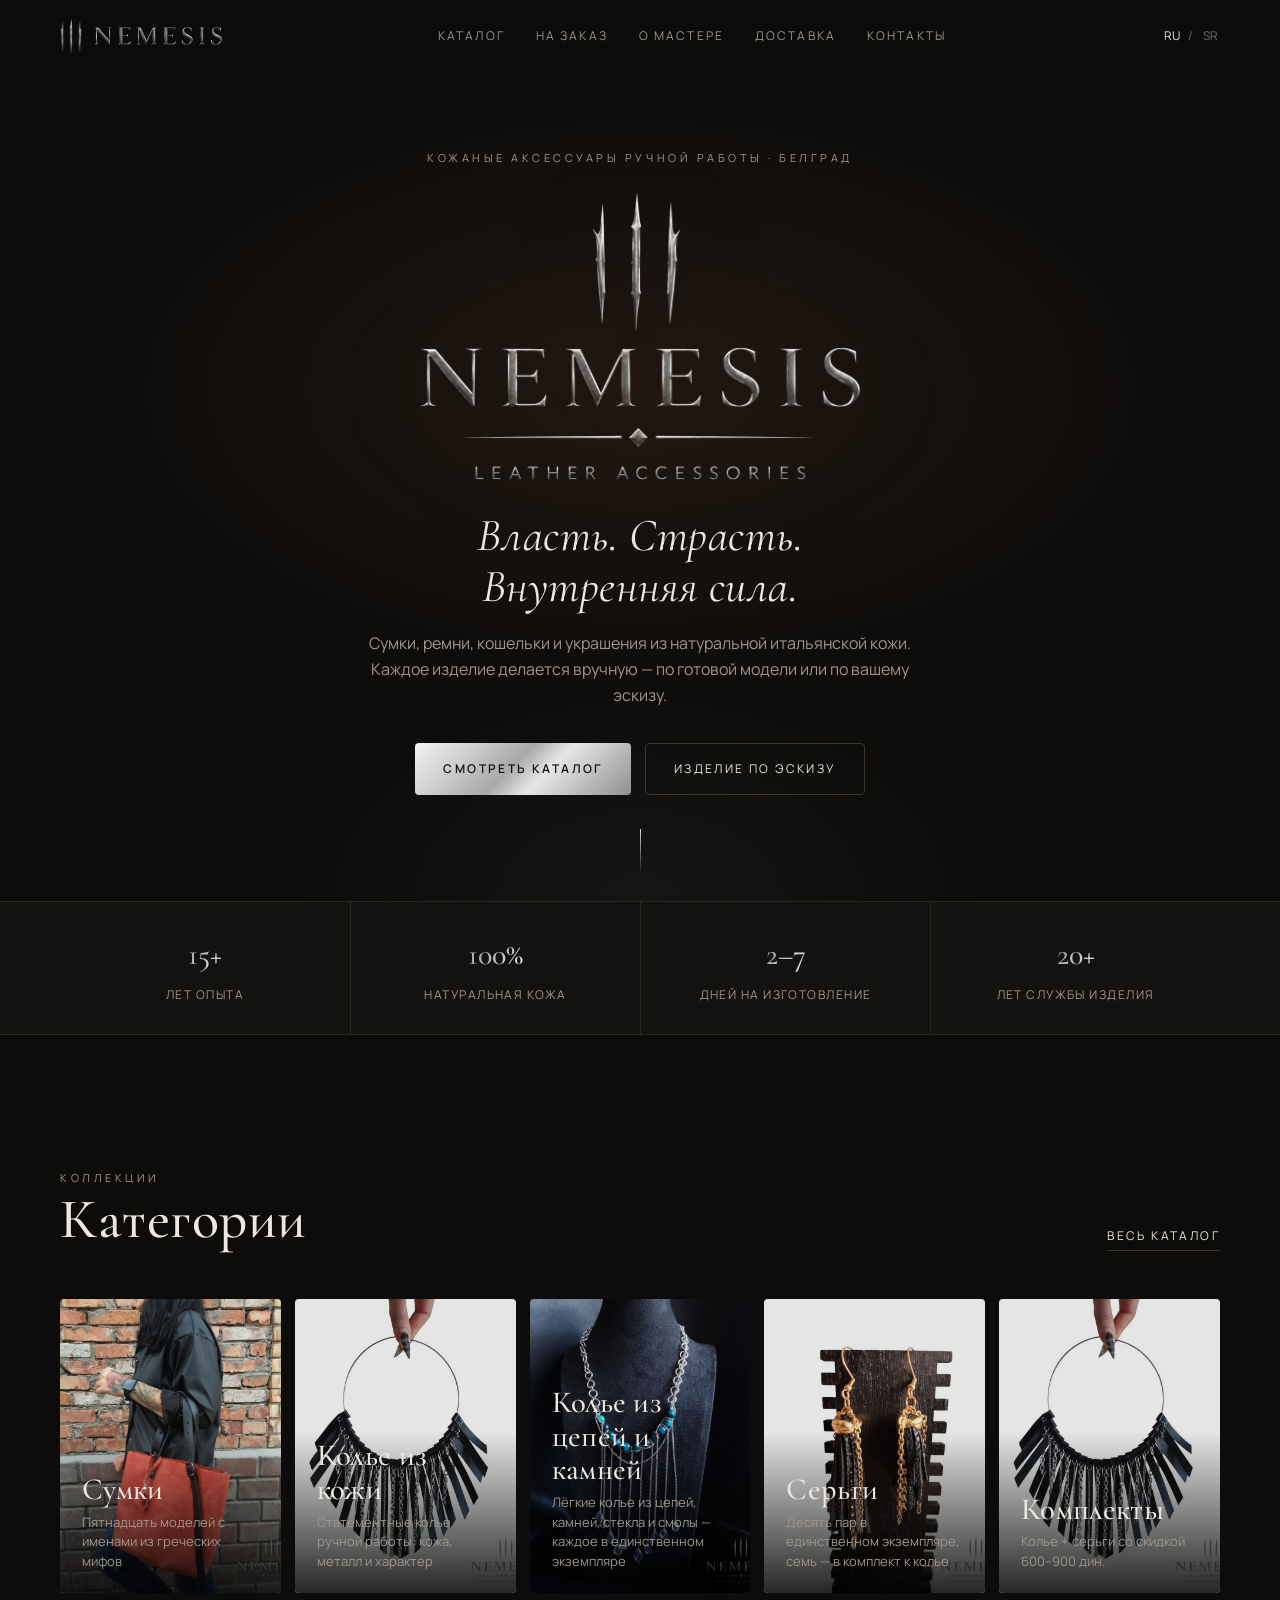
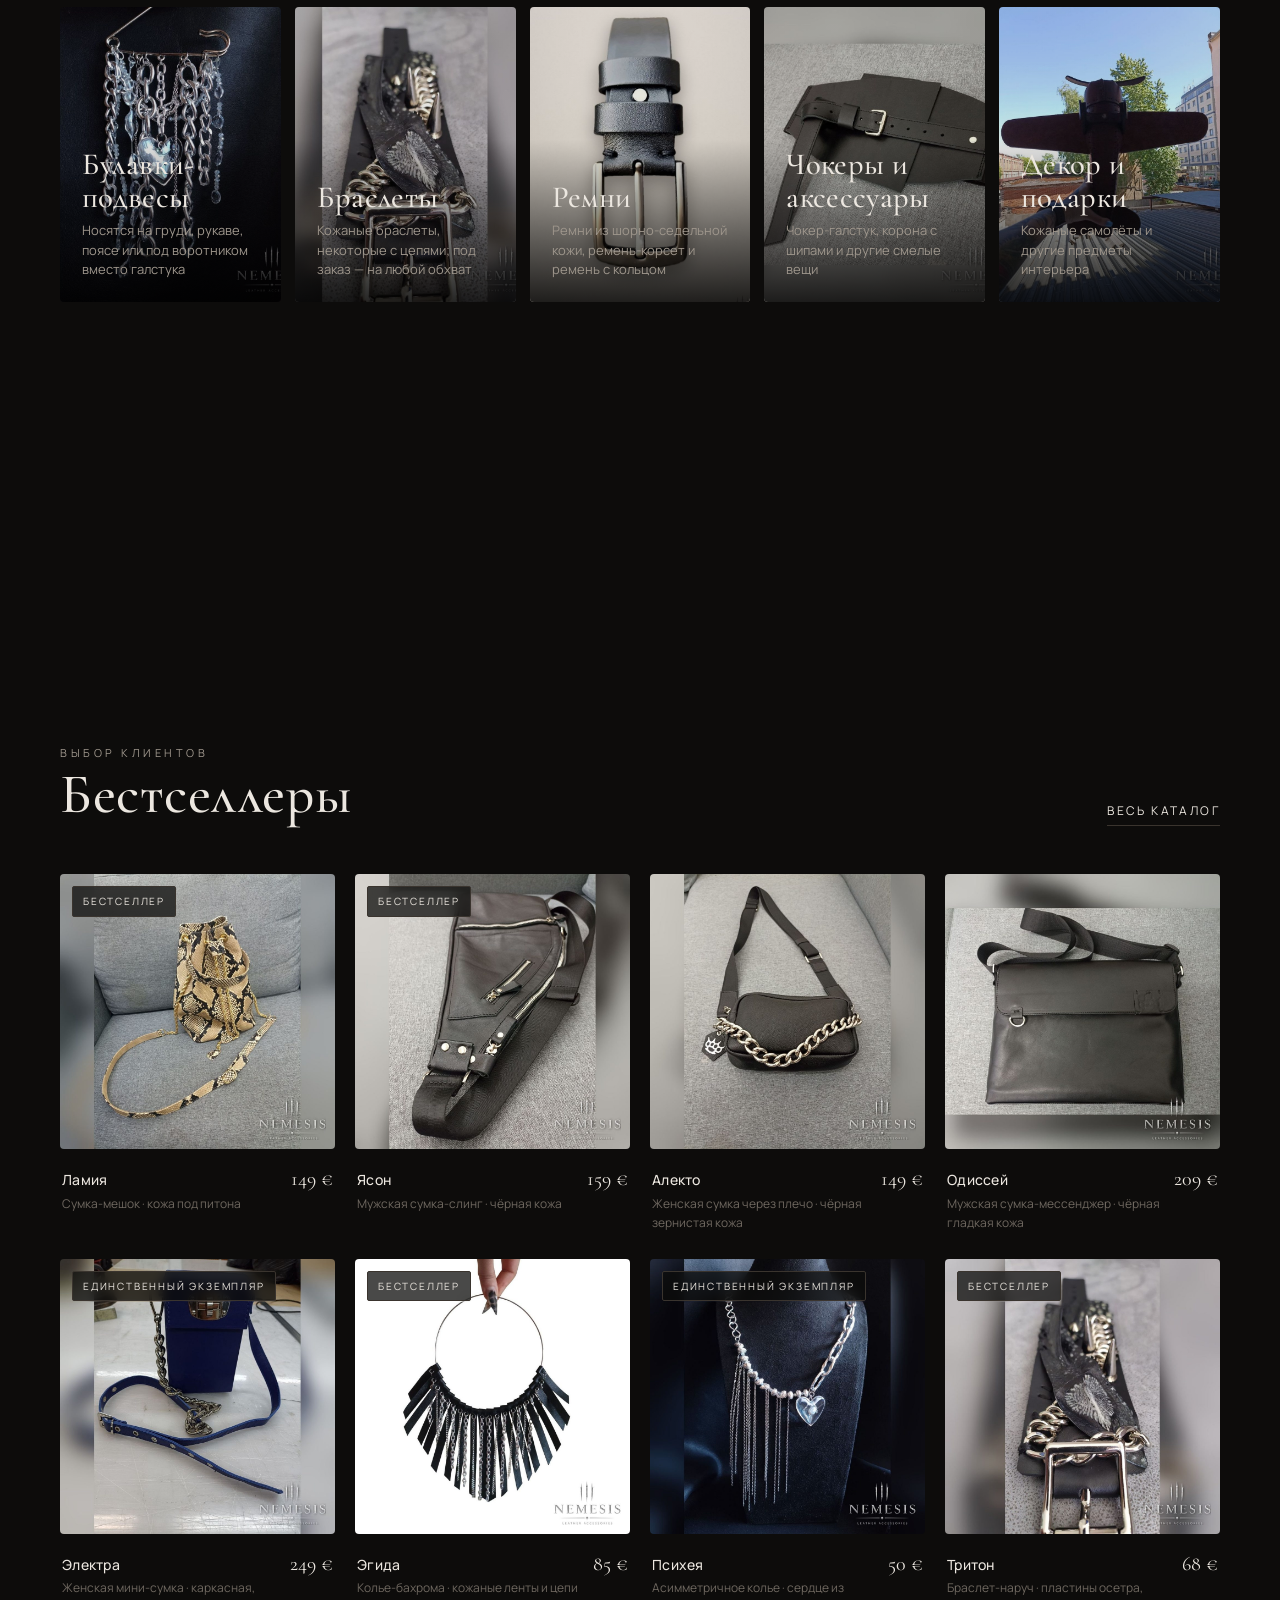
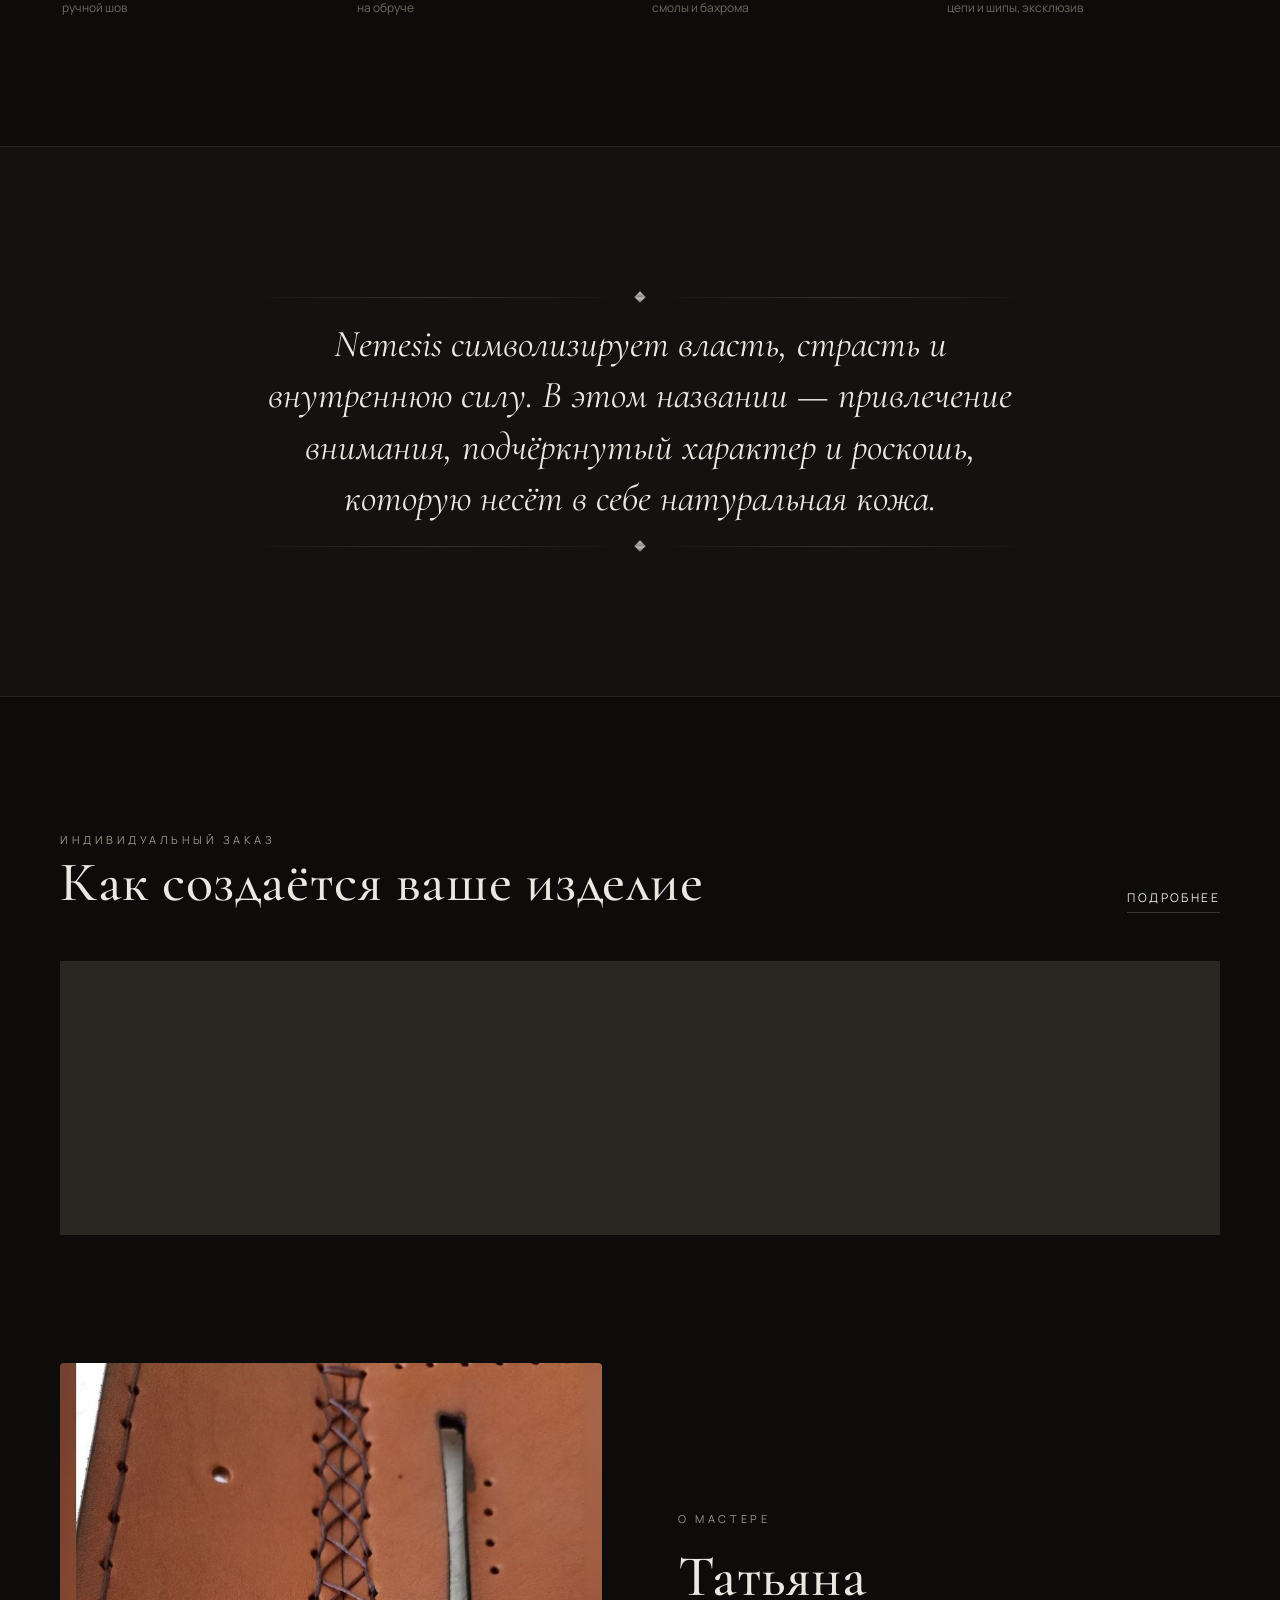
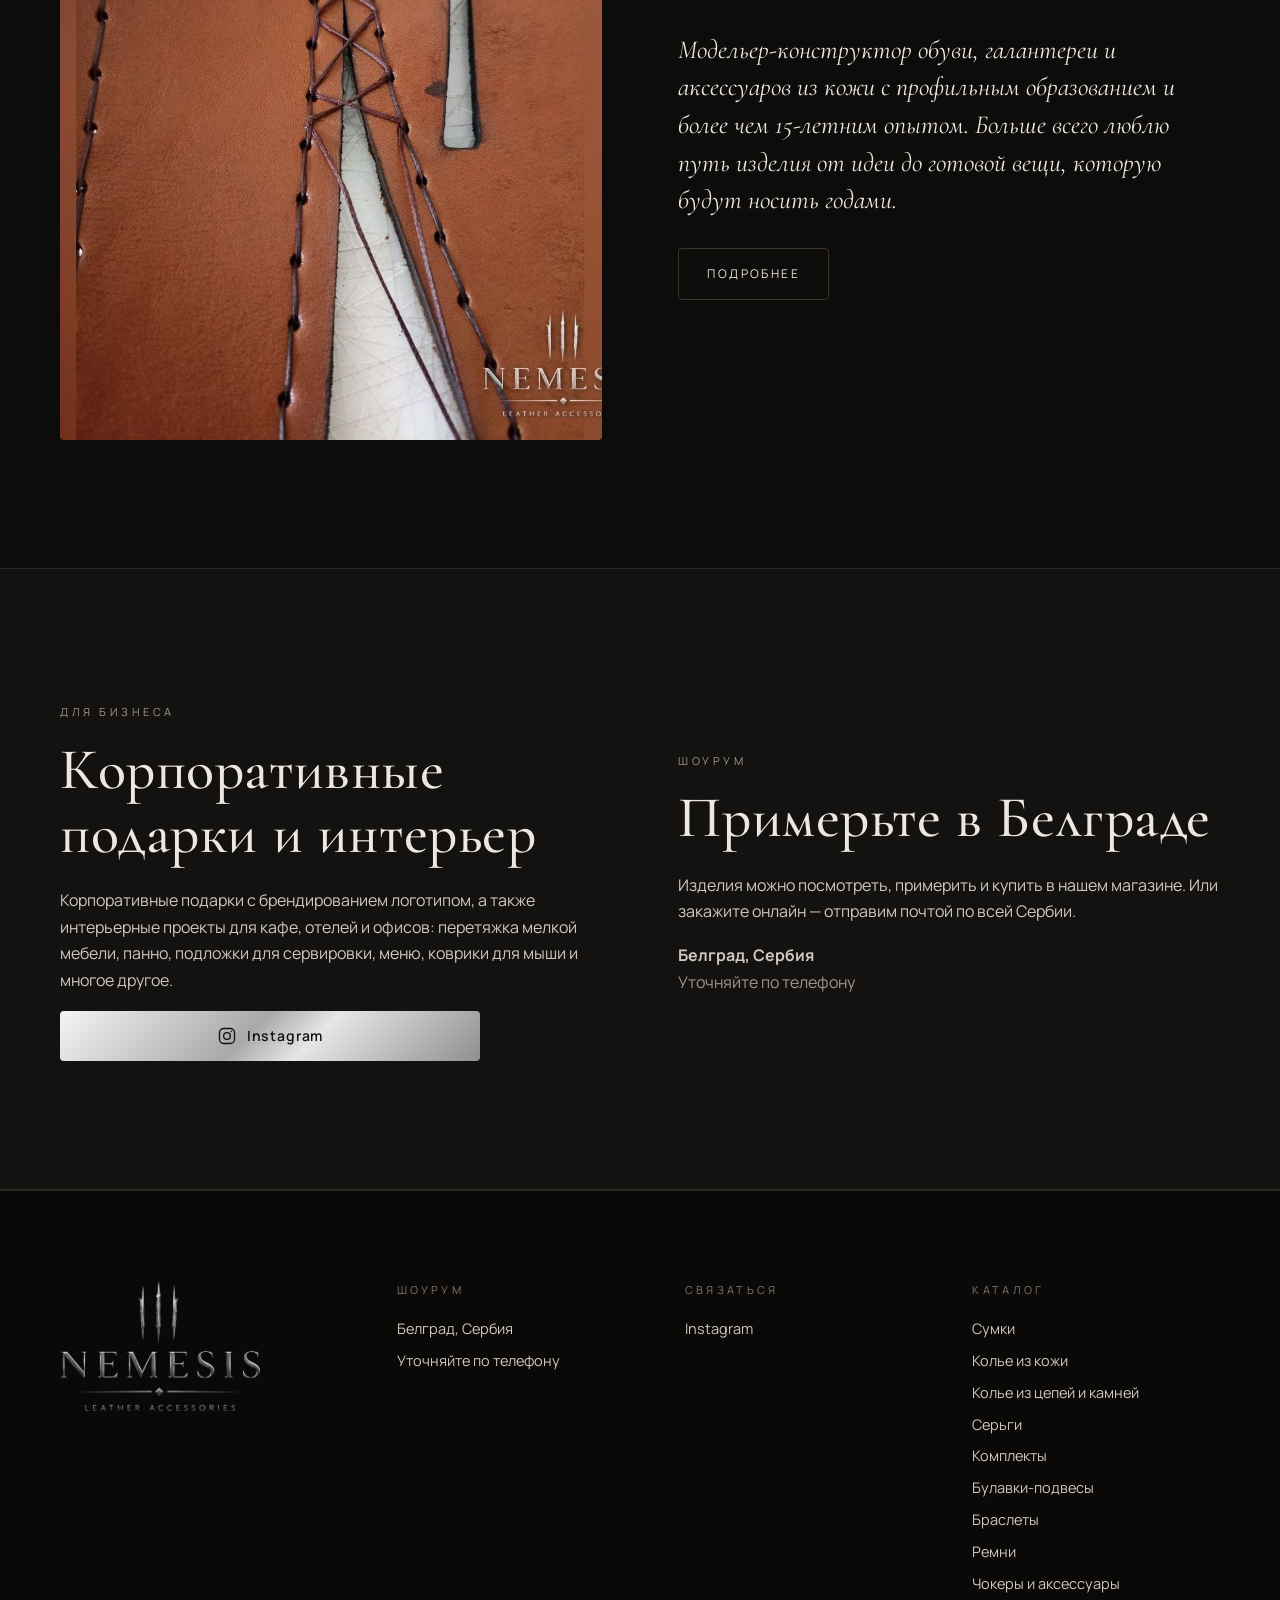
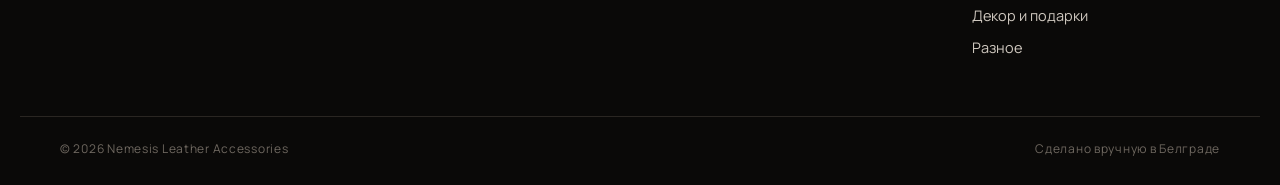
<file: index.html>
<!doctype html>
<html lang="ru">
<head>
<meta charset="utf-8">
<meta name="viewport" content="width=device-width, initial-scale=1">
<title>Nemesis — кожаные аксессуары ручной работы, Белград</title>
<meta name="description" content="Сумки, ремни, кошельки, украшения и предметы интерьера из натуральной итальянской кожи ручной работы. Белград, доставка по Сербии.">
<meta property="og:title" content="Nemesis — Leather Accessories">
<meta property="og:description" content="Кожаные аксессуары ручной работы · Ručno rađeni kožni aksesoari · Beograd">
<meta property="og:image" content="/assets/logo.png">
<meta name="theme-color" content="#0e0d0c">
<link rel="icon" href="/assets/favicon.png">
<link rel="apple-touch-icon" href="/assets/apple-touch-icon.png">
<link rel="preconnect" href="https://fonts.googleapis.com">
<link rel="preconnect" href="https://fonts.gstatic.com" crossorigin>
<link href="https://fonts.googleapis.com/css2?family=Cormorant+Garamond:ital,wght@0,400;0,500;0,600;1,400&family=Manrope:wght@300;400;500;600&display=swap&subset=cyrillic,latin-ext" rel="stylesheet">
<link rel="stylesheet" href="/assets/style.css">
</head>
<body>
<header class="hdr" id="hdr">
  <div class="wrap hdr-in">
    <a href="#/" class="brand" aria-label="Nemesis">
      <img src="/assets/mark.png" alt="" class="brand-mark">
      <img src="/assets/wordmark.png" alt="Nemesis" class="brand-word">
    </a>
    <nav class="nav" id="nav">
      <a href="#/catalog" data-i18n="nav_catalog"></a>
      <a href="#/custom" data-i18n="nav_custom"></a>
      <a href="#/about" data-i18n="nav_about"></a>
      <a href="#/delivery" data-i18n="nav_delivery"></a>
      <a href="#contacts" data-i18n="nav_contacts"></a>
    </nav>
    <div class="hdr-tools">
      <div class="lang" role="group" aria-label="Language">
        <button data-lang="ru">RU</button><span>/</span><button data-lang="sr">SR</button>
      </div>
      <button class="burger" id="burger" aria-label="Menu"><span></span><span></span></button>
    </div>
  </div>
</header>

<main id="app" tabindex="-1"></main>

<footer class="ftr" id="contacts">
  <div class="wrap ftr-grid">
    <div>
      <img src="/assets/logo.png" alt="Nemesis Leather Accessories" class="ftr-logo">
    </div>
    <div>
      <h4 data-i18n="f_showroom"></h4>
      <p id="f-address"></p>
      <p id="f-hours" class="muted"></p>
      <p id="f-map"></p>
    </div>
    <div>
      <h4 data-i18n="f_contacts"></h4>
      <div id="f-contacts" class="f-links"></div>
    </div>
    <div>
      <h4 data-i18n="f_catalog"></h4>
      <div id="f-cats" class="f-links"></div>
    </div>
  </div>
  <div class="wrap ftr-bottom">
    <span>© <span id="year"></span> Nemesis Leather Accessories</span>
    <span data-i18n="f_handmade"></span>
  </div>
</footer>

<div class="toast" id="toast" role="status" aria-live="polite"></div>
<script src="/assets/app.js"></script>
</body>
</html>
</file>
<file: assets/style.css>
:root{
  --bg:#0d0c0b; --bg2:#141210; --card:#181614; --line:#2a2622; --line2:#3a342e;
  --text:#ece7e0; --muted:#9e968c; --dim:#6f6860;
  --silver:#d6d6d6; --silver-grad:linear-gradient(135deg,#f4f4f4 0%,#a9a9a9 45%,#e6e6e6 60%,#8f8f8f 100%);
  --leather:#9a5a2e;
  --serif:'Cormorant Garamond',Georgia,'Times New Roman',serif;
  --sans:'Manrope',system-ui,-apple-system,'Segoe UI',Roboto,sans-serif;
  --r:4px; --wrap:1240px; --gut:clamp(16px,4vw,40px);
}
*{box-sizing:border-box}
html{scroll-behavior:smooth;-webkit-text-size-adjust:100%}
body{margin:0;background:var(--bg);color:var(--text);font:400 16px/1.65 var(--sans);-webkit-font-smoothing:antialiased;overflow-x:hidden}
img{max-width:100%;display:block}
a{color:inherit;text-decoration:none}
button{font:inherit;color:inherit;background:none;border:0;cursor:pointer}
.wrap{max-width:var(--wrap);margin:0 auto;padding:0 var(--gut)}
.muted{color:var(--muted)}
h1,h2,h3{font-family:var(--serif);font-weight:500;letter-spacing:.01em;line-height:1.1;margin:0}
.eyebrow{font-size:11px;letter-spacing:.32em;text-transform:uppercase;color:var(--muted)}
.silver{background:var(--silver-grad);-webkit-background-clip:text;background-clip:text;color:transparent}
.sec{padding:clamp(64px,10vw,128px) 0}
.sec-head{display:flex;justify-content:space-between;align-items:end;gap:24px;margin-bottom:clamp(28px,4vw,48px);flex-wrap:wrap}
.sec-head h2{font-size:clamp(34px,5vw,56px)}
.divider{display:flex;align-items:center;gap:14px;color:var(--line2);margin:18px 0}
.divider::before,.divider::after{content:"";height:1px;flex:1;background:linear-gradient(90deg,transparent,var(--line2),transparent)}
.divider i{width:8px;height:8px;transform:rotate(45deg);background:var(--silver-grad);opacity:.8}

/* buttons */
.btn{display:inline-flex;align-items:center;justify-content:center;gap:10px;height:52px;padding:0 28px;border:1px solid var(--line2);font-size:12px;letter-spacing:.2em;text-transform:uppercase;transition:.25s;border-radius:var(--r);white-space:nowrap}
.btn:hover{border-color:var(--silver);background:rgba(255,255,255,.03)}
.btn-silver{background:var(--silver-grad);color:#111;border:0;font-weight:600}
.btn-silver:hover{filter:brightness(1.08);background:var(--silver-grad)}
.link{font-size:12px;letter-spacing:.2em;text-transform:uppercase;border-bottom:1px solid var(--line2);padding-bottom:4px;transition:.2s}
.link:hover{border-color:var(--silver)}

/* header */
.hdr{position:sticky;top:0;z-index:50;background:rgba(13,12,11,.82);backdrop-filter:blur(14px);-webkit-backdrop-filter:blur(14px);border-bottom:1px solid transparent;transition:.3s}
.hdr.scrolled{border-color:var(--line)}
.hdr-in{display:flex;align-items:center;justify-content:space-between;height:72px;gap:24px}
.brand{display:flex;align-items:center;gap:12px}
.brand-mark{height:34px;width:auto}
.brand-word{height:18px;width:auto}
.nav{display:flex;gap:clamp(18px,2.4vw,34px)}
.nav a{font-size:12px;letter-spacing:.18em;text-transform:uppercase;color:var(--muted);transition:.2s;position:relative;padding:6px 0}
.nav a:hover,.nav a.on{color:var(--text)}
.nav a.on::after{content:"";position:absolute;left:0;right:0;bottom:0;height:1px;background:var(--silver-grad)}
.hdr-tools{display:flex;align-items:center;gap:18px}
.lang{display:flex;align-items:center;gap:6px;font-size:12px;letter-spacing:.14em;color:var(--dim)}
.lang button{padding:6px 2px;color:var(--dim)}
.lang button.on{color:var(--text)}
.burger{display:none;width:40px;height:40px;position:relative}
.burger span{position:absolute;left:9px;right:9px;height:1px;background:var(--text);transition:.3s}
.burger span:first-child{top:16px}.burger span:last-child{top:24px}
.menu-open .burger span:first-child{top:20px;transform:rotate(45deg)}
.menu-open .burger span:last-child{top:20px;transform:rotate(-45deg)}

/* hero */
.hero{position:relative;min-height:calc(100svh - 72px);display:grid;place-items:center;text-align:center;overflow:hidden;padding:60px 0 90px}
.hero::before{content:"";position:absolute;inset:0;background:
  radial-gradient(60% 50% at 50% 38%,rgba(154,90,46,.16),transparent 70%),
  radial-gradient(40% 40% at 50% 100%,rgba(255,255,255,.04),transparent 70%)}
.hero-in{position:relative;display:flex;flex-direction:column;align-items:center}
.hero-logo{width:min(440px,78vw);margin:26px 0 30px;filter:drop-shadow(0 18px 40px rgba(0,0,0,.6));animation:rise 1.2s cubic-bezier(.2,.7,.2,1) both}
.hero h1{font-size:clamp(28px,4.2vw,46px);font-style:italic;font-weight:400;color:var(--text);max-width:18ch}
.hero p{max-width:560px;color:var(--muted);margin:18px auto 34px}
.hero-cta{display:flex;gap:14px;flex-wrap:wrap;justify-content:center}
.scroll-cue{position:absolute;bottom:26px;left:50%;width:1px;height:46px;background:linear-gradient(var(--silver),transparent);animation:cue 2.4s infinite}
@keyframes rise{from{opacity:0;transform:translateY(18px)}to{opacity:1;transform:none}}
@keyframes cue{0%{transform:scaleY(0);transform-origin:top}50%{transform:scaleY(1);transform-origin:top}51%{transform-origin:bottom}100%{transform:scaleY(0);transform-origin:bottom}}

/* trust strip */
.strip{border-top:1px solid var(--line);border-bottom:1px solid var(--line);background:var(--bg2)}
.strip-in{display:grid;grid-template-columns:repeat(4,1fr)}
.strip-item{padding:28px 20px;text-align:center;border-left:1px solid var(--line)}
.strip-item:first-child{border-left:0}
.strip-item b{display:block;font-family:var(--serif);font-size:30px;font-weight:500}
.strip-item span{font-size:12px;letter-spacing:.12em;text-transform:uppercase;color:var(--muted)}

/* categories */
.cats{display:grid;grid-template-columns:repeat(5,1fr);gap:14px}
.cat{position:relative;aspect-ratio:3/4;overflow:hidden;border-radius:var(--r);background:var(--card);isolation:isolate}
.cat img{width:100%;height:100%;object-fit:cover;transition:transform 1.2s cubic-bezier(.2,.7,.2,1)}
.cat::after{content:"";position:absolute;inset:0;background:linear-gradient(to top,rgba(0,0,0,.85),rgba(0,0,0,.1) 55%);z-index:1}
.cat-t{position:absolute;left:22px;right:22px;bottom:22px;z-index:2}
.cat-t h3{font-size:clamp(24px,2.4vw,32px)}
.cat-t p{font-size:13px;color:var(--muted);margin:6px 0 0;line-height:1.5}
.cat:hover img{transform:scale(1.06)}

/* products grid */
.grid{display:grid;grid-template-columns:repeat(4,1fr);gap:clamp(14px,2vw,26px) clamp(12px,1.6vw,20px)}
.card{display:block;position:relative}
.card-img{position:relative;aspect-ratio:1/1;overflow:hidden;background:var(--card);border-radius:var(--r)}
.card-img img{width:100%;height:100%;object-fit:cover;transition:transform 1s cubic-bezier(.2,.7,.2,1),opacity .6s}
.card-img img.alt{position:absolute;inset:0;opacity:0}
.card:hover .card-img img{transform:scale(1.04)}
.card:hover .card-img img.alt{opacity:1}
.badge{position:absolute;top:12px;left:12px;z-index:2;font-size:10px;letter-spacing:.18em;text-transform:uppercase;padding:6px 10px;background:rgba(13,12,11,.75);backdrop-filter:blur(6px);border:1px solid var(--line2);border-radius:2px}
.card-b{padding:14px 2px 0;display:flex;justify-content:space-between;gap:12px;align-items:baseline}
.card-b h3{font-family:var(--sans);font-size:14px;font-weight:500;letter-spacing:.02em;line-height:1.4}
.card-b .av{display:block;font-size:12px;color:var(--dim);margin-top:4px}
.price{font-family:var(--serif);font-size:20px;white-space:nowrap}
.price small{font-family:var(--sans);font-size:11px;color:var(--muted);margin-right:4px;letter-spacing:.04em}

/* catalog page */
.page-hd{padding:clamp(40px,7vw,80px) 0 clamp(24px,4vw,40px);text-align:center}
.page-hd h1{font-size:clamp(40px,7vw,76px)}
.page-hd p{color:var(--muted);max-width:620px;margin:14px auto 0}
.filters{display:flex;gap:12px;align-items:center;justify-content:space-between;flex-wrap:wrap;padding:18px 0;border-top:1px solid var(--line);border-bottom:1px solid var(--line);margin-bottom:34px;position:sticky;top:72px;background:rgba(13,12,11,.92);backdrop-filter:blur(10px);z-index:10}
.chips{display:flex;gap:8px;overflow-x:auto;scrollbar-width:none;-webkit-overflow-scrolling:touch;max-width:100%}
.chips::-webkit-scrollbar{display:none}
.chip{flex:none;height:38px;padding:0 16px;border:1px solid var(--line2);border-radius:40px;font-size:13px;color:var(--muted);transition:.2s}
.chip:hover{color:var(--text)}
.chip.on{background:var(--text);color:var(--bg);border-color:var(--text)}
.chip sup{font-size:10px;opacity:.6;margin-left:3px}
.tools{display:flex;gap:10px}
.search,.sort{height:38px;background:transparent;border:1px solid var(--line2);border-radius:40px;color:var(--text);padding:0 16px;font:inherit;font-size:13px}
.search{width:200px}
.search::placeholder{color:var(--dim)}
.sort{appearance:none;padding-right:30px;background:url("data:image/svg+xml,%3Csvg xmlns='http://www.w3.org/2000/svg' width='10' height='6'%3E%3Cpath d='M0 0l5 6 5-6' fill='%239e968c'/%3E%3C/svg%3E") no-repeat right 14px center}
.sort option{background:var(--bg2)}
.empty{text-align:center;color:var(--muted);padding:80px 0}

/* product page */
.crumbs{font-size:12px;letter-spacing:.1em;color:var(--dim);padding:28px 0}
.crumbs a:hover{color:var(--text)}
.pdp{display:grid;grid-template-columns:1.15fr 1fr;gap:clamp(28px,5vw,72px);align-items:start;padding-bottom:40px}
.gallery{display:grid;grid-template-columns:72px 1fr;gap:14px;position:sticky;top:96px}
.thumbs{display:flex;flex-direction:column;gap:10px}
.thumbs button{aspect-ratio:1/1;border-radius:2px;overflow:hidden;opacity:.5;border:1px solid transparent;transition:.2s}
.thumbs button.on{opacity:1;border-color:var(--silver)}
.thumbs img{width:100%;height:100%;object-fit:cover}
.main-img{aspect-ratio:1/1;border-radius:var(--r);overflow:hidden;background:var(--card)}
.main-img img{width:100%;height:100%;object-fit:cover}
.gallery.single{grid-template-columns:1fr}
.gallery.single .thumbs{display:none}
.pinfo h1{font-size:clamp(36px,4.4vw,54px);margin:10px 0 18px}
.pinfo .price{font-size:30px}
.avail{display:inline-flex;align-items:center;gap:8px;font-size:13px;color:var(--muted);margin:16px 0 0}
.avail::before{content:"";width:7px;height:7px;border-radius:50%;background:#7fa37a}
.avail.mto::before{background:#c7a36b}
.avail.out::before{background:#8a4b4b}
.pdesc{color:#cfc8bf;margin:26px 0;white-space:pre-line}
.opts{border-top:1px solid var(--line);margin:0;padding:0;list-style:none}
.opts li{display:flex;gap:14px;padding:14px 0;border-bottom:1px solid var(--line);font-size:14px;color:var(--muted)}
.opts li b{color:var(--text);font-weight:500;min-width:40%}
.order{margin-top:28px;padding:26px;border:1px solid var(--line2);border-radius:var(--r);background:var(--bg2)}
.order h3{font-family:var(--sans);font-size:12px;letter-spacing:.2em;text-transform:uppercase;font-weight:500;color:var(--muted);margin-bottom:16px}
.msgr{display:grid;grid-template-columns:1fr 1fr;gap:10px}
.msgr a{display:flex;align-items:center;gap:10px;height:50px;padding:0 16px;border:1px solid var(--line2);border-radius:var(--r);font-size:14px;transition:.2s}
.msgr a:hover{border-color:var(--silver);background:rgba(255,255,255,.03)}
.msgr a.primary{grid-column:1/-1;justify-content:center;background:var(--silver-grad);color:#111;border:0;font-weight:600;letter-spacing:.06em}
.msgr svg{width:20px;height:20px;flex:none}
.order p{font-size:12.5px;color:var(--dim);margin:14px 0 0}
.related{padding:clamp(56px,8vw,100px) 0}

/* split / text blocks */
.split{display:grid;grid-template-columns:1fr 1fr;gap:clamp(32px,6vw,96px);align-items:center}
.split-img{aspect-ratio:4/5;border-radius:var(--r);overflow:hidden;position:relative;background:var(--card)}
.split-img img{width:100%;height:100%;object-fit:cover}
.split h2{font-size:clamp(34px,4.8vw,58px);margin:14px 0 22px}
.prose p{color:#cfc8bf;margin:0 0 1.1em}
.prose p.lead{font-family:var(--serif);font-size:clamp(21px,2.2vw,26px);line-height:1.45;color:var(--text);font-style:italic}
.list{list-style:none;padding:0;margin:0}
.list li{padding:14px 0 14px 26px;border-bottom:1px solid var(--line);position:relative;color:#cfc8bf}
.list li::before{content:"";position:absolute;left:2px;top:24px;width:6px;height:6px;transform:rotate(45deg);background:var(--silver-grad)}

.steps{display:grid;grid-template-columns:repeat(4,1fr);gap:1px;background:var(--line);border:1px solid var(--line)}
.step{background:var(--bg);padding:34px 28px}
.step .n{font-family:var(--serif);font-size:54px;line-height:1;background:var(--silver-grad);-webkit-background-clip:text;background-clip:text;color:transparent}
.step h3{font-size:26px;margin:16px 0 10px}
.step p{color:var(--muted);font-size:14.5px;margin:0}

.band{background:var(--bg2);border-top:1px solid var(--line);border-bottom:1px solid var(--line)}
.quote{text-align:center;max-width:860px;margin:0 auto}
.quote blockquote{margin:0;font-family:var(--serif);font-style:italic;font-size:clamp(24px,3.2vw,38px);line-height:1.35}

.cards3{display:grid;grid-template-columns:repeat(3,1fr);gap:14px}
.box{border:1px solid var(--line);border-radius:var(--r);padding:32px 28px;background:var(--bg2)}
.box h3{font-size:28px;margin-bottom:14px}
.box p{color:var(--muted);margin:0 0 .6em;font-size:15px}

.care{display:grid;grid-template-columns:repeat(2,1fr);gap:14px}

/* footer */
.ftr{border-top:1px solid var(--line);background:#0a0908;padding:clamp(56px,8vw,90px) 0 0;margin-top:0}
.ftr-grid{display:grid;grid-template-columns:1.2fr 1fr 1fr 1fr;gap:40px}
.ftr-logo{width:200px}
.ftr h4{font-size:11px;letter-spacing:.3em;text-transform:uppercase;color:var(--dim);font-weight:500;margin:0 0 18px}
.ftr p{margin:0 0 8px;color:#cfc8bf;font-size:14.5px}
.f-links{display:flex;flex-direction:column;gap:8px;font-size:14.5px;color:#cfc8bf}
.f-links a:hover{color:#fff}
.ftr-bottom{display:flex;justify-content:space-between;gap:20px;flex-wrap:wrap;border-top:1px solid var(--line);margin-top:56px;padding-top:22px;padding-bottom:26px;font-size:12px;color:var(--dim);letter-spacing:.06em}

.toast{position:fixed;left:50%;bottom:24px;transform:translate(-50%,20px);opacity:0;pointer-events:none;background:#efeae3;color:#111;padding:14px 20px;border-radius:var(--r);font-size:14px;transition:.3s;z-index:100;max-width:calc(100vw - 32px);text-align:center;box-shadow:0 10px 40px rgba(0,0,0,.5)}
.toast.show{opacity:1;transform:translate(-50%,0)}

.reveal{opacity:0;transform:translateY(22px);transition:opacity .9s cubic-bezier(.2,.7,.2,1),transform .9s cubic-bezier(.2,.7,.2,1)}
.reveal.in{opacity:1;transform:none}
@media (prefers-reduced-motion:reduce){*{animation:none!important;transition:none!important}.reveal{opacity:1;transform:none}}

/* responsive */
@media (max-width:1024px){
  .grid{grid-template-columns:repeat(3,1fr)}
  .cats{grid-template-columns:repeat(3,1fr)}
  .steps{grid-template-columns:repeat(2,1fr)}
  .ftr-grid{grid-template-columns:1fr 1fr}
}
@media (max-width:860px){
  .burger{display:block}
  .nav{position:fixed;inset:72px 0 auto 0;flex-direction:column;gap:0;background:var(--bg);border-bottom:1px solid var(--line);padding:8px var(--gut) 24px;transform:translateY(-8px);opacity:0;pointer-events:none;transition:.25s}
  .nav a{font-size:14px;padding:16px 0;border-bottom:1px solid var(--line)}
  .nav a.on::after{display:none}
  .menu-open .nav{opacity:1;transform:none;pointer-events:auto}
  .pdp,.split{grid-template-columns:1fr}
  .gallery{position:static;grid-template-columns:1fr}
  .thumbs{flex-direction:row;order:2;overflow-x:auto}
  .thumbs button{width:64px;flex:none}
  .cards3{grid-template-columns:1fr}
  .care{grid-template-columns:1fr}
  .strip-in{grid-template-columns:repeat(2,1fr)}
  .strip-item:nth-child(3){border-left:0}
  .strip-item:nth-child(n+3){border-top:1px solid var(--line)}
  .filters{top:72px}
  .tools{width:100%;min-width:0}
  .search{flex:1;width:auto;min-width:0}
  .sort{flex:none;max-width:48%}
  .filters{max-width:100%}
}
@media (max-width:560px){
  .grid{grid-template-columns:repeat(2,1fr)}
  .cats{grid-template-columns:1fr 1fr;gap:10px}
  .cat-t{left:14px;right:14px;bottom:14px}
  .cat-t p{display:none}
  .steps{grid-template-columns:1fr}
  .ftr-grid{grid-template-columns:1fr}
  .card-b{flex-direction:column;gap:2px}
  .price{font-size:18px}
  .msgr{grid-template-columns:1fr}
  .hero-cta .btn{width:100%}
  .hero-cta{width:100%;flex-direction:column}
  .brand-word{height:14px}
  .brand-mark{height:28px}
}

/* workshop gallery */
.ws{display:grid;grid-template-columns:repeat(4,1fr);gap:10px}
.ws figure{margin:0;aspect-ratio:1/1;overflow:hidden;border-radius:var(--r);background:var(--card)}
.ws img{width:100%;height:100%;object-fit:cover;transition:transform 1s cubic-bezier(.2,.7,.2,1)}
.ws figure:hover img{transform:scale(1.05)}
.ws figure:first-child{grid-column:span 2;grid-row:span 2}
@media (max-width:860px){.ws{grid-template-columns:repeat(2,1fr)}.cats{grid-template-columns:repeat(2,1fr)}}

/* catalog v2: subtitles, rsd, specs */
.card-b .av{display:-webkit-box;-webkit-line-clamp:2;-webkit-box-orient:vertical;overflow:hidden}
.psub{font-family:var(--serif);font-style:italic;font-size:20px;color:var(--muted);margin:-8px 0 16px}
.pprice{display:flex;flex-direction:column;gap:6px}
.pprice .price{display:flex;align-items:baseline;gap:12px;flex-wrap:wrap}
.price .rsd{font-family:var(--sans);font-size:14px;color:var(--muted);letter-spacing:.02em}
.pnote{font-size:13px;color:var(--dim)}
.pdesc p{margin:0 0 1em}
.pdesc{white-space:normal}
.pvars{list-style:none;padding:0;margin:0 0 22px}
.pvars li{position:relative;padding:6px 0 6px 20px;color:#cfc8bf;font-size:14.5px}
.pvars li::before{content:"";position:absolute;left:2px;top:15px;width:5px;height:5px;transform:rotate(45deg);background:var(--silver-grad)}
.pnotes{border-left:1px solid var(--line2);padding:2px 0 2px 16px;margin:0 0 24px;color:var(--muted);font-size:14.5px;font-style:italic}
.pnotes p{margin:0 0 .5em}
</file>
